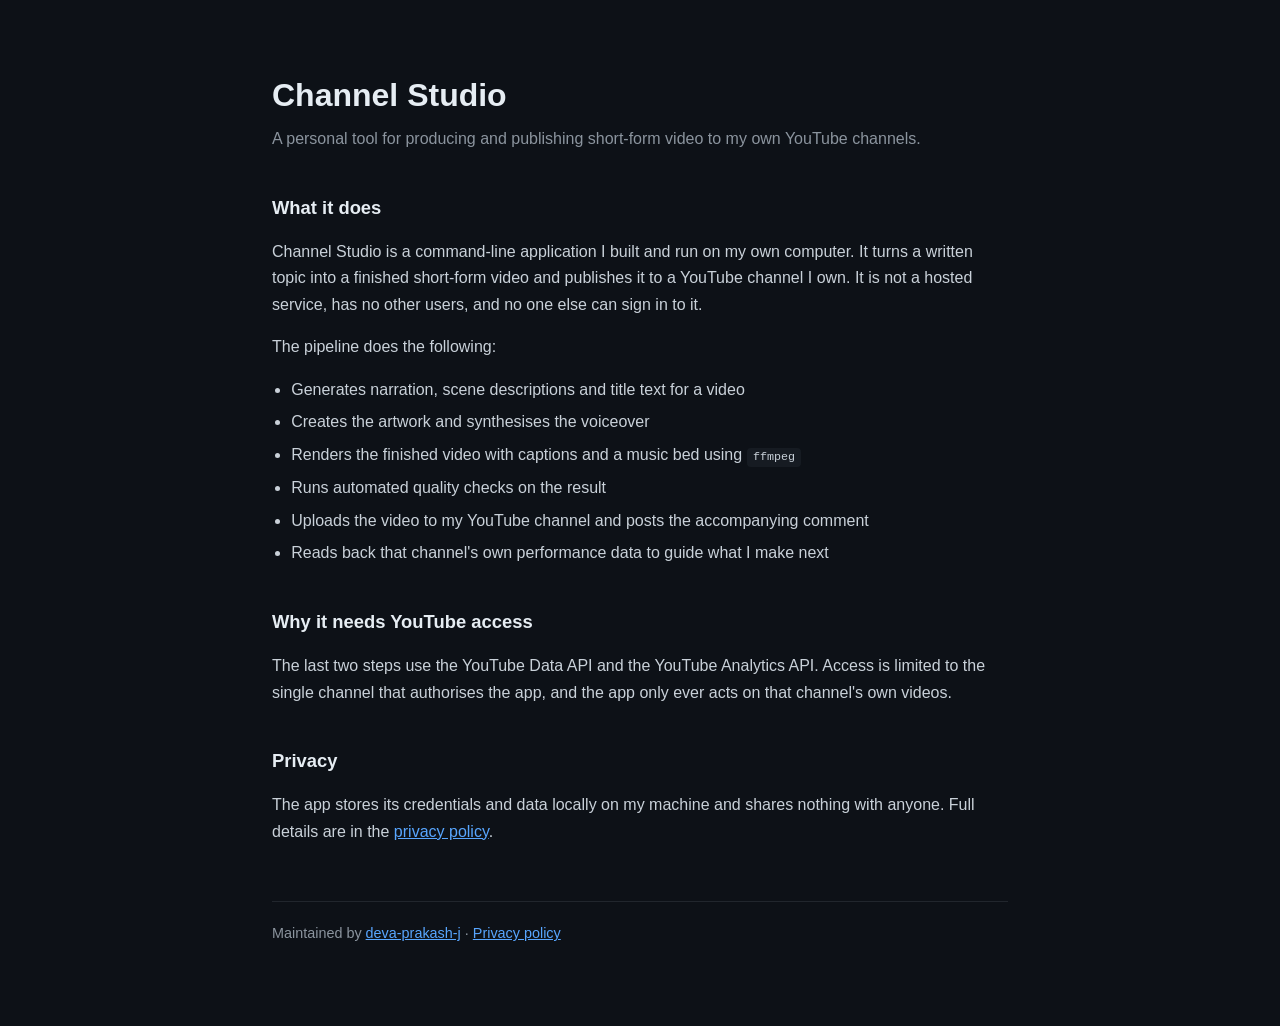
<file: channel-studio/index.html>
<!DOCTYPE html>
<html lang="en">
<head>
<meta charset="utf-8">
<meta name="viewport" content="width=device-width, initial-scale=1">
<title>Channel Studio</title>
<style>
  :root { color-scheme: dark; }
  body {
    margin: 0 auto; padding: 3rem 1.25rem 5rem; max-width: 46rem;
    background: #0d1117; color: #c9d1d9; line-height: 1.65;
    font-family: -apple-system, BlinkMacSystemFont, "Segoe UI", Helvetica, Arial, sans-serif;
  }
  h1 { color: #e6edf3; font-size: 2rem; margin-bottom: .25rem; }
  h2 { color: #e6edf3; font-size: 1.15rem; margin-top: 2.5rem; }
  .tagline { color: #8b949e; margin-top: 0; }
  a { color: #58a6ff; }
  ul { padding-left: 1.2rem; }
  li { margin: .4rem 0; }
  code { background: #161b22; padding: .15rem .4rem; border-radius: 4px; font-size: .9em; }
  footer { margin-top: 3.5rem; padding-top: 1.25rem; border-top: 1px solid #21262d; color: #8b949e; font-size: .9rem; }
</style>
</head>
<body>

<h1>Channel Studio</h1>
<p class="tagline">A personal tool for producing and publishing short-form video to my own YouTube channels.</p>

<h2>What it does</h2>
<p>
  Channel Studio is a command-line application I built and run on my own computer. It turns a
  written topic into a finished short-form video and publishes it to a YouTube channel I own.
  It is not a hosted service, has no other users, and no one else can sign in to it.
</p>

<p>The pipeline does the following:</p>
<ul>
  <li>Generates narration, scene descriptions and title text for a video</li>
  <li>Creates the artwork and synthesises the voiceover</li>
  <li>Renders the finished video with captions and a music bed using <code>ffmpeg</code></li>
  <li>Runs automated quality checks on the result</li>
  <li>Uploads the video to my YouTube channel and posts the accompanying comment</li>
  <li>Reads back that channel's own performance data to guide what I make next</li>
</ul>

<h2>Why it needs YouTube access</h2>
<p>
  The last two steps use the YouTube Data API and the YouTube Analytics API. Access is
  limited to the single channel that authorises the app, and the app only ever acts on
  that channel's own videos.
</p>

<h2>Privacy</h2>
<p>
  The app stores its credentials and data locally on my machine and shares nothing with
  anyone. Full details are in the <a href="privacy.html">privacy policy</a>.
</p>

<footer>
  Maintained by <a href="https://github.com/deva-prakash-j">deva-prakash-j</a> &middot;
  <a href="privacy.html">Privacy policy</a>
</footer>

</body>
</html>
</file>
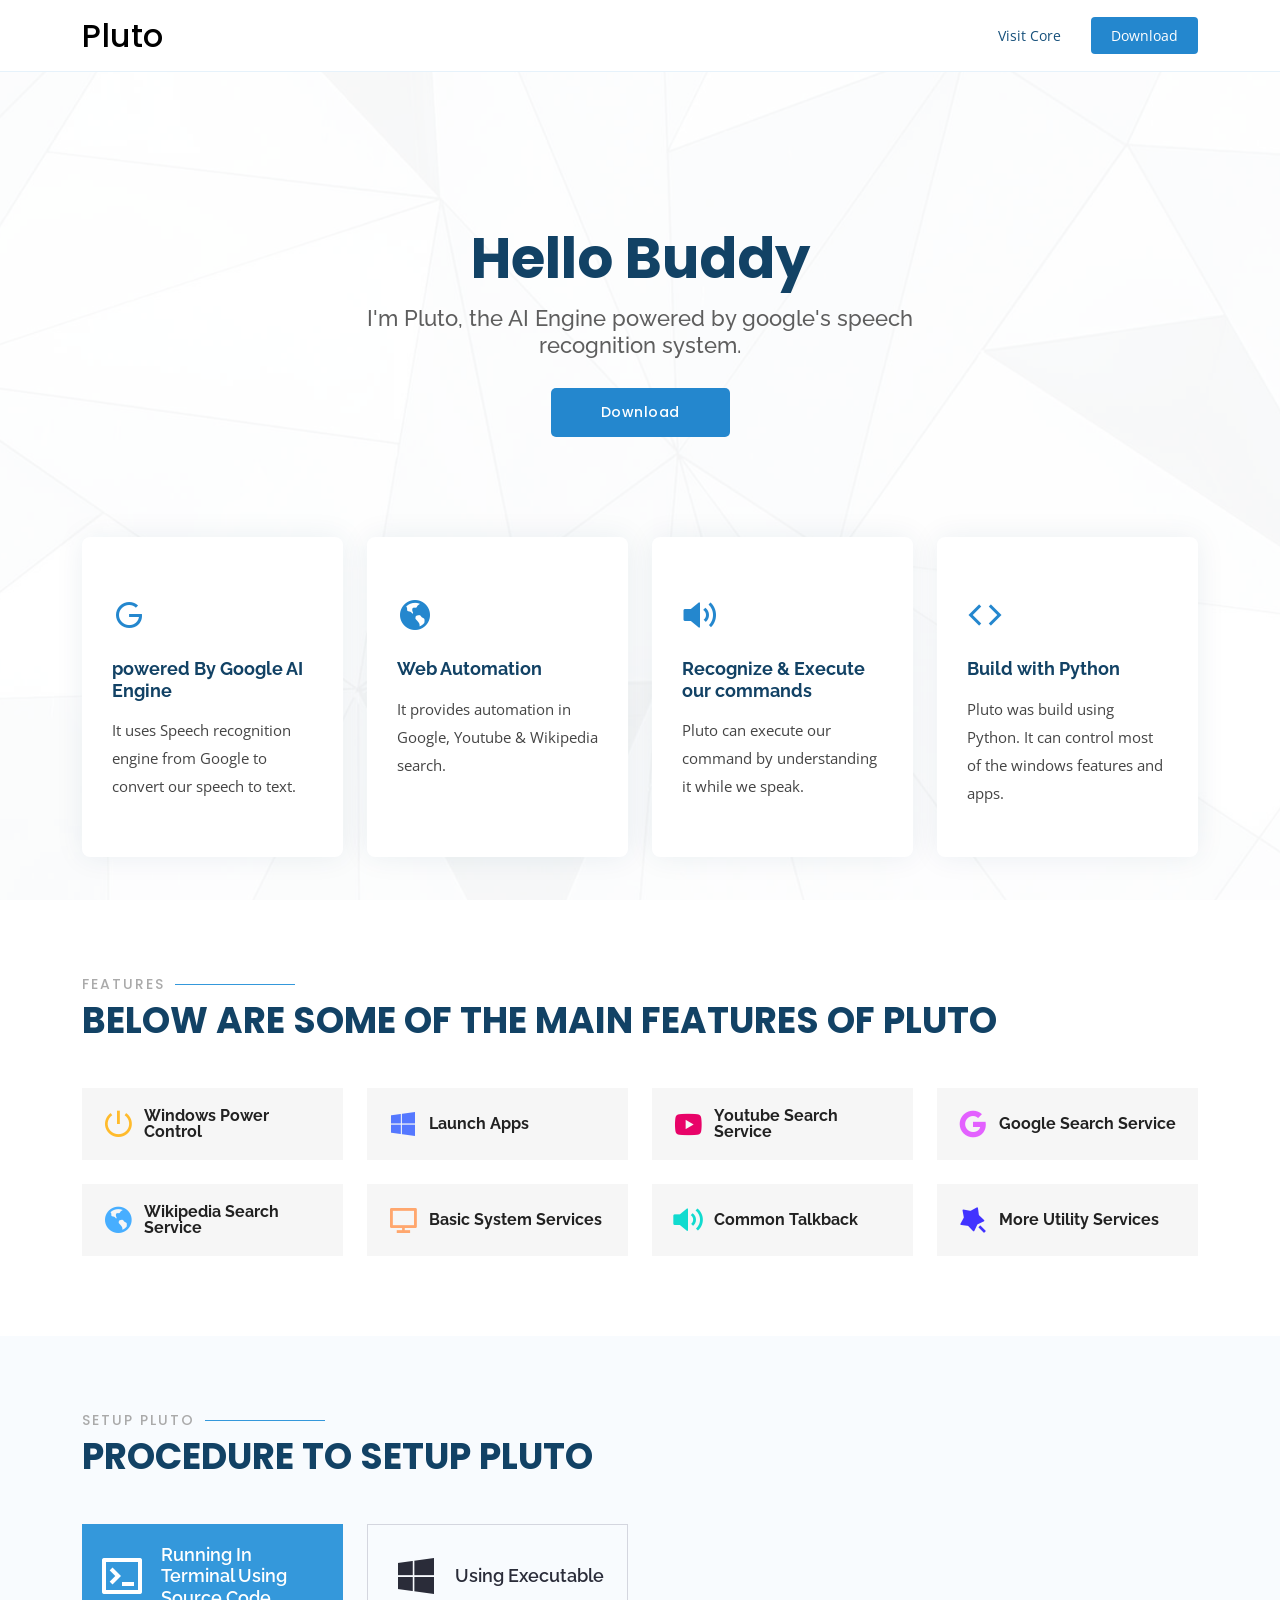
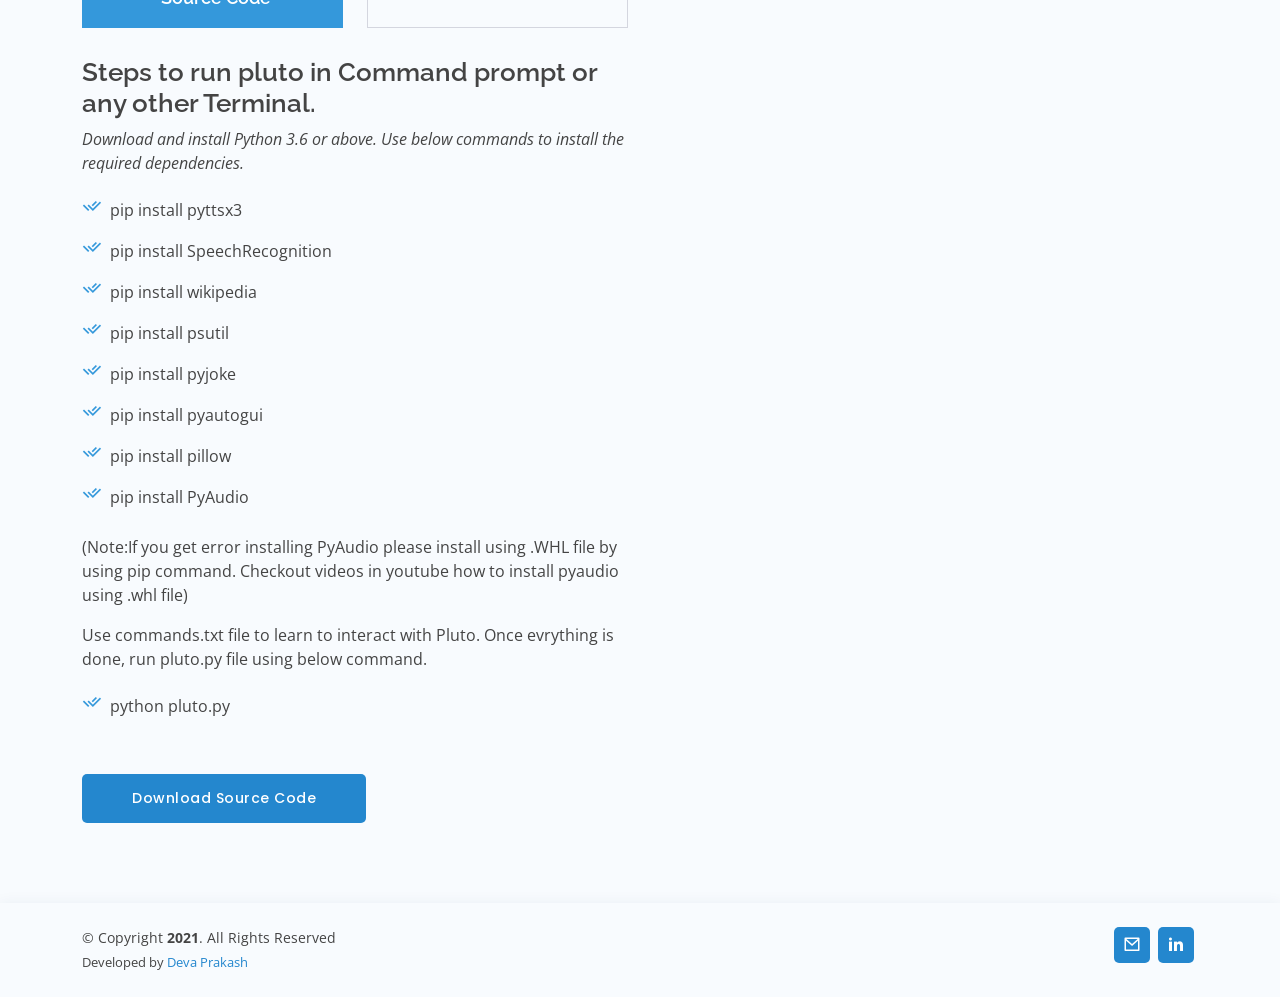
<file: pluto.html>
<!DOCTYPE html>
<html lang="en">

<head>
    <meta charset="utf-8">
    <meta content="width=device-width, initial-scale=1.0" name="viewport">

    <title>Pluto - AI Engine</title>
    <meta name="description" content="Say hi to Pluto, an AI engine powered by google Speech Recognition system.">


    <!-- Favicons -->
    <link href="assets/img/command-line.png" rel="icon">
    <!-- <link href="assets/img/apple-touch-icon.png" rel="apple-touch-icon"> -->

    <!-- Google Fonts -->
    <link
        href="https://fonts.googleapis.com/css?family=Open+Sans:300,300i,400,400i,600,600i,700,700i|Raleway:300,300i,400,400i,500,500i,600,600i,700,700i|Poppins:300,300i,400,400i,500,500i,600,600i,700,700i"
        rel="stylesheet">

    <link href="assets/vendor/bootstrap/css/bootstrap.min.css" rel="stylesheet">
    <link href="assets/vendor/bootstrap-icons/bootstrap-icons.css" rel="stylesheet">
    <link href="assets/vendor/remixicon/remixicon.css" rel="stylesheet">

    <!-- Template Main CSS File -->
    <link href="assets/pluto/style.css" rel="stylesheet">

</head>

<body>
    <!-- ======= Header ======= -->
    <header id="header" class="fixed-top">
        <div class="container d-flex align-items-center justify-content-between">

            <h1 class="logo"><a href="javascript:void(0);">Pluto</a></h1>
            <!-- Uncomment below if you prefer to use an image logo -->
            <!-- <a href="index.html" class="logo"><img src="assets/img/logo.png" alt="" class="img-fluid"></a>-->

            <nav id="navbar" class="navbar">
                <ul>
                    <li><a class="nav-link" href="https://github.com/deva-prakash-j/pluto/releases/latest"
                            target="_blank">Visit
                            Core</a></li>
                    <li><a class="getstarted"
                            href="https://github.com/deva-prakash-j/pluto/releases/latest/download/pluto.exe">Download</a>
                    </li>
                </ul>
                <i class="bi bi-list mobile-nav-toggle"></i>
            </nav><!-- .navbar -->

        </div>
    </header><!-- End Header -->

    <!-- ======= Hero Section ======= -->
    <section id="hero" class="d-flex align-items-center">
        <div class="container position-relative" data-aos="fade-up" data-aos-delay="100">
            <div class="row justify-content-center" style="margin-top: 100px;">
                <div class="col-xl-7 col-lg-9 text-center">
                    <h1>Hello Buddy</h1>
                    <h2>I'm Pluto, the AI Engine powered by google's speech recognition system.</h2>
                </div>
            </div>
            <div class="text-center">
                <a href="https://github.com/deva-prakash-j/pluto/releases/latest/download/pluto.exe"
                    class="btn-get-started scrollto">Download</a>
            </div>

            <div class="row icon-boxes">
                <div class="col-md-6 col-lg-3 d-flex align-items-stretch mb-5 mb-lg-0" data-aos="zoom-in"
                    data-aos-delay="200">
                    <div class="icon-box">
                        <div class="icon"><i class="ri-google-line"></i></div>
                        <h4 class="title"><a href="">powered By Google AI Engine</a></h4>
                        <p class="description">It uses Speech recognition engine from Google to convert our speech to
                            text.</p>
                    </div>
                </div>

                <div class="col-md-6 col-lg-3 d-flex align-items-stretch mb-5 mb-lg-0" data-aos="zoom-in"
                    data-aos-delay="300">
                    <div class="icon-box">
                        <div class="icon"><i class="ri-earth-fill"></i></div>
                        <h4 class="title"><a href="">Web Automation</a></h4>
                        <p class="description">It provides automation in Google, Youtube & Wikipedia search. </p>
                    </div>
                </div>

                <div class="col-md-6 col-lg-3 d-flex align-items-stretch mb-5 mb-lg-0" data-aos="zoom-in"
                    data-aos-delay="400">
                    <div class="icon-box">
                        <div class="icon"><i class="ri-volume-up-fill"></i></div>
                        <h4 class="title"><a href="">Recognize & Execute our commands</a></h4>
                        <p class="description">Pluto can execute our command by understanding it while we speak.</p>
                    </div>
                </div>

                <div class="col-md-6 col-lg-3 d-flex align-items-stretch mb-5 mb-lg-0" data-aos="zoom-in"
                    data-aos-delay="500">
                    <div class="icon-box">
                        <div class="icon"><i class="ri-code-line"></i></div>
                        <h4 class="title"><a href="">Build with Python</a></h4>
                        <p class="description">Pluto was build using Python. It can control most of the windows features
                            and apps.</p>
                    </div>
                </div>

            </div>
        </div>
    </section><!-- End Hero -->



    <!-- ======= Features Section ======= -->
    <section id="features" class="features about">
        <div class="container">

            <div class="section-title" data-aos="fade-up">
                <h2>Features</h2>
                <p>Below are some of the main features of Pluto</p>
            </div>

            <div class="row" data-aos="fade-up" data-aos-delay="300">
                <div class="col-lg-3 col-md-4">
                    <div class="icon-box">
                        <i class="ri-shut-down-line" style="color: #ffbb2c;"></i>
                        <h3><a href="">Windows Power Control</a></h3>
                    </div>
                </div>
                <div class="col-lg-3 col-md-4 mt-4 mt-md-0">
                    <div class="icon-box">
                        <i class="ri-windows-fill" style="color: #5578ff;"></i>
                        <h3><a href="">Launch Apps</a></h3>
                    </div>
                </div>
                <div class="col-lg-3 col-md-4 mt-4 mt-md-0">
                    <div class="icon-box">
                        <i class="ri-youtube-fill" style="color: #e80368;"></i>
                        <h3><a href="">Youtube Search Service</a></h3>
                    </div>
                </div>
                <div class="col-lg-3 col-md-4 mt-4 mt-lg-0">
                    <div class="icon-box">
                        <i class="ri-google-fill" style="color: #e361ff;"></i>
                        <h3><a href="">Google Search Service</a></h3>
                    </div>
                </div>
                <div class="col-lg-3 col-md-4 mt-4">
                    <div class="icon-box">
                        <i class="ri-earth-fill" style="color: #47aeff;"></i>
                        <h3><a href="">Wikipedia Search Service</a></h3>
                    </div>
                </div>
                <div class="col-lg-3 col-md-4 mt-4">
                    <div class="icon-box">
                        <i class="ri-computer-line" style="color: #ffa76e;"></i>
                        <h3><a href="">Basic System Services</a></h3>
                    </div>
                </div>
                <div class="col-lg-3 col-md-4 mt-4">
                    <div class="icon-box">
                        <i class="ri-volume-up-fill" style="color: #11dbcf;"></i>
                        <h3><a href="">Common Talkback</a></h3>
                    </div>
                </div>
                <div class="col-lg-3 col-md-4 mt-4">
                    <div class="icon-box">
                        <i class="ri-magic-fill" style="color: #4233ff;"></i>
                        <h3><a href="">More Utility Services</a></h3>
                    </div>
                </div>
            </div>

        </div>
    </section><!-- End Features Section -->


    <!-- ======= Features Section ======= -->
    <section id="features" class="features section-bg">
        <div class="container">

            <div class="section-title" data-aos="fade-up">
                <h2>Setup Pluto</h2>
                <p>Procedure To Setup Pluto</p>
            </div>

            <ul class="nav nav-tabs row d-flex">
                <li class="nav-item col-3" data-aos="zoom-in">
                    <a class="nav-link active show" data-bs-toggle="tab" href="#tab-1">
                        <i class="ri-terminal-box-line"></i>
                        <h4 class="d-none d-lg-block">Running In Terminal Using Source Code</h4>
                    </a>
                </li>
                <li class="nav-item col-3" data-aos="zoom-in" data-aos-delay="100">
                    <a class="nav-link" data-bs-toggle="tab" href="#tab-2">
                        <i class="ri-windows-fill"></i>
                        <h4 class="d-none d-lg-block">Using Executable</h4>
                    </a>
                </li>
            </ul>

            <div class="tab-content" data-aos="fade-up">
                <div class="tab-pane active show" id="tab-1">
                    <div class="row">
                        <div class="col-lg-6 order-2 order-lg-1 mt-3 mt-lg-0">
                            <h3>Steps to run pluto in Command prompt or any other Terminal.</h3>
                            <p class="fst-italic">
                                Download and install Python 3.6 or above. Use below commands to install the required
                                dependencies.
                            </p>
                            <ul>
                                <li><i class="ri-check-double-line"></i> pip install pyttsx3</li>
                                <li><i class="ri-check-double-line"></i> pip install SpeechRecognition</li>
                                <li><i class="ri-check-double-line"></i> pip install wikipedia</li>
                                <li><i class="ri-check-double-line"></i> pip install psutil</li>
                                <li><i class="ri-check-double-line"></i> pip install pyjoke</li>
                                <li><i class="ri-check-double-line"></i> pip install pyautogui</li>
                                <li><i class="ri-check-double-line"></i> pip install pillow</li>
                                <li><i class="ri-check-double-line"></i> pip install PyAudio</li>
                            </ul>
                            <p>
                                (Note:If you get error installing PyAudio please install using .WHL file by using pip
                                command. Checkout videos in youtube how to install pyaudio using .whl file)
                            </p>
                            <p>
                                Use commands.txt file to learn to interact with Pluto. Once evrything is done, run
                                pluto.py file using below command.
                            </p>
                            <ul>
                                <li><i class="ri-check-double-line"></i> python pluto.py</li>
                            </ul>

                            <div class="text-center bttn">
                                <a href="https://github.com/deva-prakash-j/pluto/releases/latest" target="_blank"
                                    class="btn-get-started">Download Source Code</a>
                            </div>
                        </div>
                        <div class="col-lg-6 order-1 order-lg-2 text-center">
                            <!-- <img src="assets/img/features-1.png" alt="" class="img-fluid"> -->
                        </div>
                    </div>
                </div>
                <div class="tab-pane" id="tab-2">
                    <div class="row">
                        <div class="col-lg-6 order-2 order-lg-1 mt-3 mt-lg-0">
                            <h3>Steps to run pluto using the executable file in Windows.</h3>
                            <p>
                                Use <a href="https://raw.githubusercontent.com/deva-prakash-j/pluto/main/commands.txt"
                                    target="_blank">Commands</a>
                                document to learn to interact with Pluto.
                            </p>
                            <p class="fst-italic">
                                Download and double click the pluto.exe to launch the Pluto.
                                (Note: The exe file was compiled using Pyinstaller, so some Antivirus or Windows
                                defender may detect it as virus.)
                            </p>
                            <div class="text-center bttn">
                                <a href="https://github.com/deva-prakash-j/pluto/releases/latest/download/pluto.exe"
                                    class="btn-get-started">Download</a>
                            </div>
                        </div>
                        <div class="col-lg-6 order-1 order-lg-2 text-center">
                            <!-- <img src="assets/img/features-2.png" alt="" class="img-fluid"> -->
                        </div>
                    </div>
                </div>
            </div>

        </div>
    </section>

    <!-- ======= Footer ======= -->
    <footer id="footer">

        <div class="container d-md-flex py-4">

            <div class="me-md-auto text-center text-md-start">
                <div class="copyright">
                    &copy; Copyright <strong><span>2021</span></strong>. All Rights Reserved
                </div>
                <div class="credits">
                    Developed by <a href="mailto:devaprakash619@gmail.com">Deva Prakash</a>
                </div>
            </div>
            <div class="social-links text-center text-md-right pt-3 pt-md-0">
                <a href="mailto:devaprakash619@gmail.com" class="google-plus"><i class="ri-mail-line"></i></a>
                <a href="https://www.linkedin.com/in/deva-prakash-j" target="_blank" class="linkedin"><i
                        class="ri-linkedin-fill"></i></a>
            </div>
        </div>
    </footer><!-- End Footer -->


    <div id="preloader"></div>
    <script src="assets/vendor/bootstrap/js/bootstrap.bundle.min.js"></script>
    <script src="assets/pluto/js/main.js"></script>

</body>

</html>
</file>
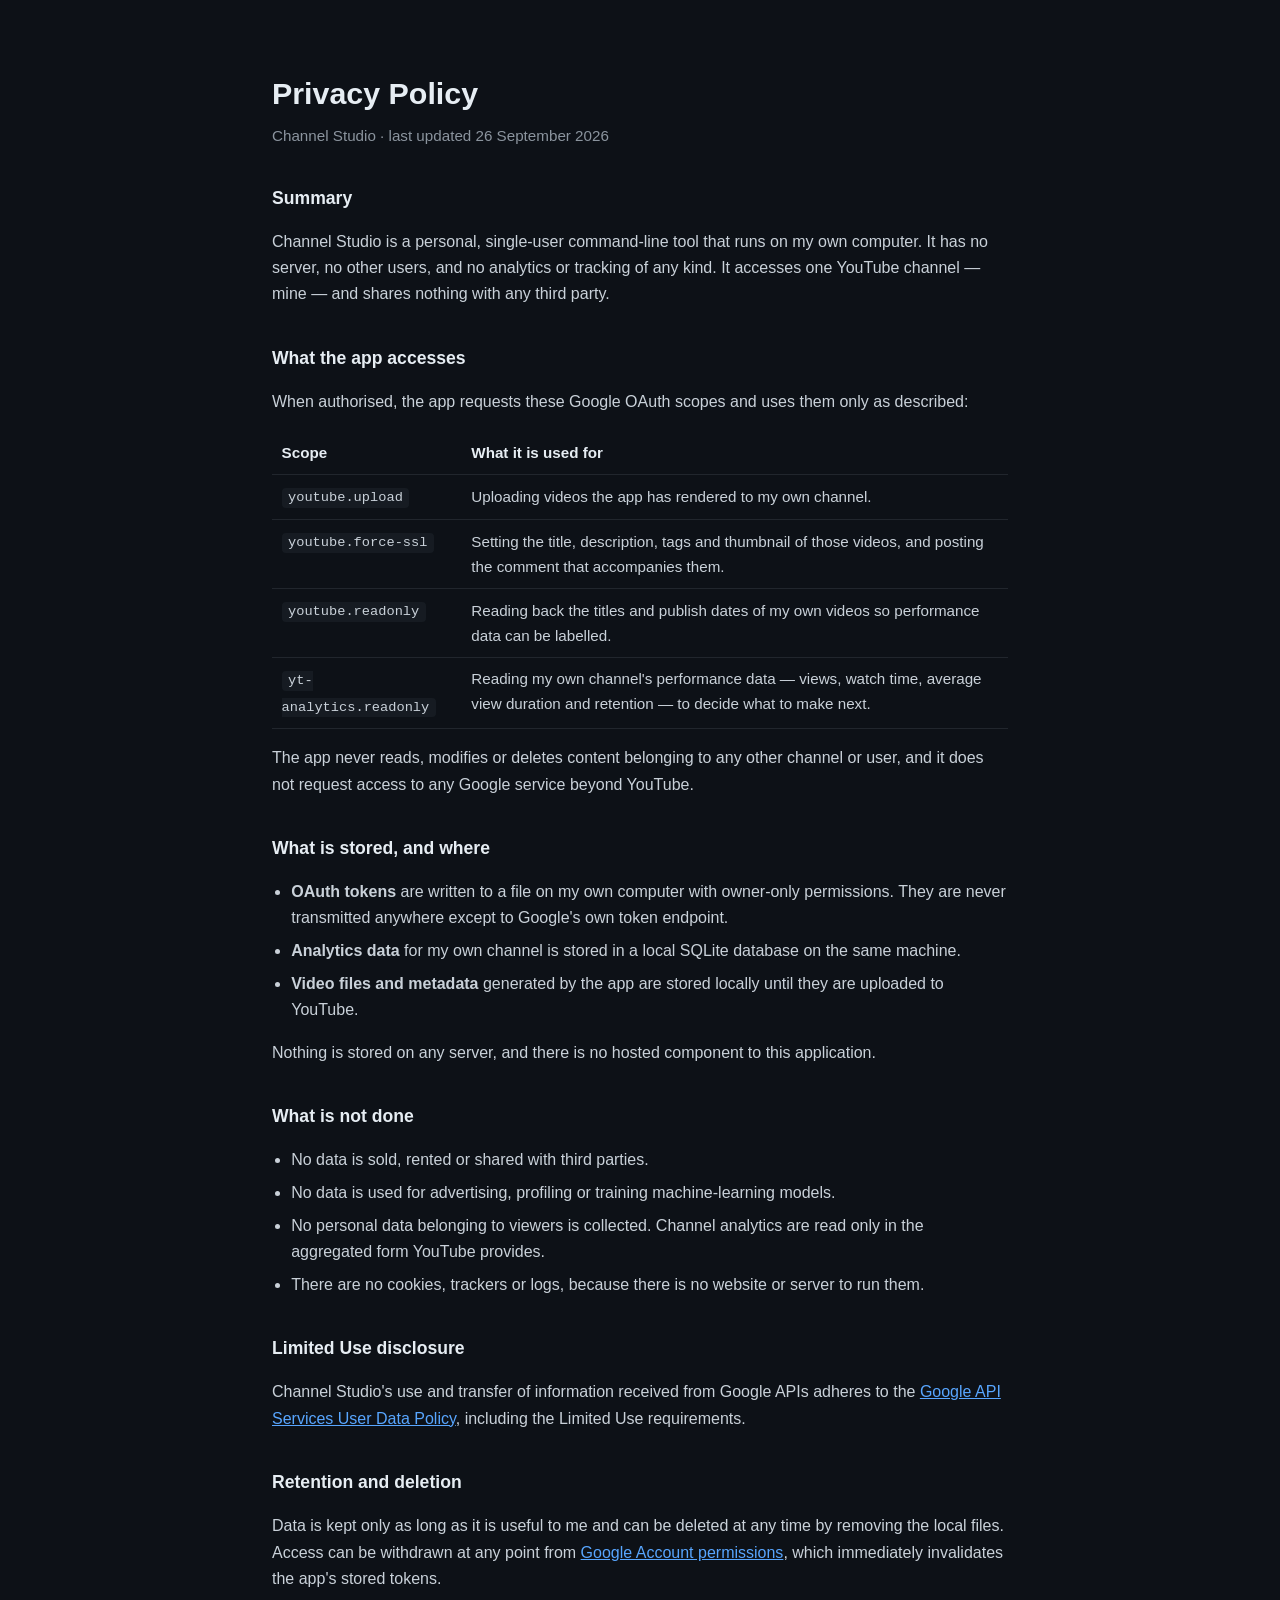
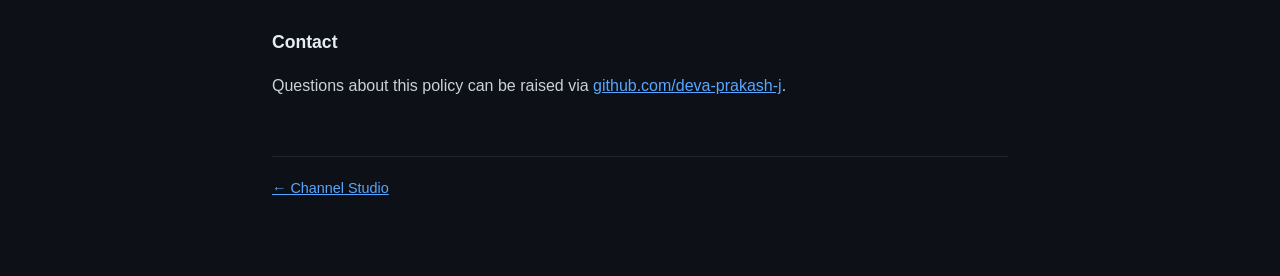
<file: channel-studio/privacy.html>
<!DOCTYPE html>
<html lang="en">
<head>
<meta charset="utf-8">
<meta name="viewport" content="width=device-width, initial-scale=1">
<title>Channel Studio &mdash; Privacy Policy</title>
<style>
  :root { color-scheme: dark; }
  body {
    margin: 0 auto; padding: 3rem 1.25rem 5rem; max-width: 46rem;
    background: #0d1117; color: #c9d1d9; line-height: 1.65;
    font-family: -apple-system, BlinkMacSystemFont, "Segoe UI", Helvetica, Arial, sans-serif;
  }
  h1 { color: #e6edf3; font-size: 1.9rem; margin-bottom: .25rem; }
  h2 { color: #e6edf3; font-size: 1.1rem; margin-top: 2.25rem; }
  .updated { color: #8b949e; margin-top: 0; font-size: .95rem; }
  a { color: #58a6ff; }
  ul { padding-left: 1.2rem; }
  li { margin: .4rem 0; }
  code { background: #161b22; padding: .15rem .4rem; border-radius: 4px; font-size: .9em; }
  table { border-collapse: collapse; width: 100%; margin: 1rem 0; font-size: .95rem; }
  th, td { text-align: left; padding: .55rem .6rem; border-bottom: 1px solid #21262d; vertical-align: top; }
  th { color: #e6edf3; }
  footer { margin-top: 3.5rem; padding-top: 1.25rem; border-top: 1px solid #21262d; color: #8b949e; font-size: .9rem; }
</style>
</head>
<body>

<h1>Privacy Policy</h1>
<p class="updated">Channel Studio &middot; last updated 26 September 2026</p>

<h2>Summary</h2>
<p>
  Channel Studio is a personal, single-user command-line tool that runs on my own computer.
  It has no server, no other users, and no analytics or tracking of any kind. It accesses
  one YouTube channel &mdash; mine &mdash; and shares nothing with any third party.
</p>

<h2>What the app accesses</h2>
<p>When authorised, the app requests these Google OAuth scopes and uses them only as described:</p>

<table>
  <tr><th>Scope</th><th>What it is used for</th></tr>
  <tr>
    <td><code>youtube.upload</code></td>
    <td>Uploading videos the app has rendered to my own channel.</td>
  </tr>
  <tr>
    <td><code>youtube.force-ssl</code></td>
    <td>Setting the title, description, tags and thumbnail of those videos, and posting the comment that accompanies them.</td>
  </tr>
  <tr>
    <td><code>youtube.readonly</code></td>
    <td>Reading back the titles and publish dates of my own videos so performance data can be labelled.</td>
  </tr>
  <tr>
    <td><code>yt-analytics.readonly</code></td>
    <td>Reading my own channel's performance data &mdash; views, watch time, average view duration and retention &mdash; to decide what to make next.</td>
  </tr>
</table>

<p>
  The app never reads, modifies or deletes content belonging to any other channel or user,
  and it does not request access to any Google service beyond YouTube.
</p>

<h2>What is stored, and where</h2>
<ul>
  <li><strong>OAuth tokens</strong> are written to a file on my own computer with owner-only
      permissions. They are never transmitted anywhere except to Google's own token endpoint.</li>
  <li><strong>Analytics data</strong> for my own channel is stored in a local SQLite database
      on the same machine.</li>
  <li><strong>Video files and metadata</strong> generated by the app are stored locally until
      they are uploaded to YouTube.</li>
</ul>
<p>Nothing is stored on any server, and there is no hosted component to this application.</p>

<h2>What is not done</h2>
<ul>
  <li>No data is sold, rented or shared with third parties.</li>
  <li>No data is used for advertising, profiling or training machine-learning models.</li>
  <li>No personal data belonging to viewers is collected. Channel analytics are read only in
      the aggregated form YouTube provides.</li>
  <li>There are no cookies, trackers or logs, because there is no website or server to run them.</li>
</ul>

<h2>Limited Use disclosure</h2>
<p>
  Channel Studio's use and transfer of information received from Google APIs adheres to the
  <a href="https://developers.google.com/terms/api-services-user-data-policy">Google API Services User Data Policy</a>,
  including the Limited Use requirements.
</p>

<h2>Retention and deletion</h2>
<p>
  Data is kept only as long as it is useful to me and can be deleted at any time by removing
  the local files. Access can be withdrawn at any point from
  <a href="https://myaccount.google.com/permissions">Google Account permissions</a>, which
  immediately invalidates the app's stored tokens.
</p>

<h2>Contact</h2>
<p>
  Questions about this policy can be raised via
  <a href="https://github.com/deva-prakash-j">github.com/deva-prakash-j</a>.
</p>

<footer>
  <a href="index.html">&larr; Channel Studio</a>
</footer>

</body>
</html>
</file>
<file: assets/pluto/style.css>
/*--------------------------------------------------------------
# General
--------------------------------------------------------------*/
body {
  font-family: "Open Sans", sans-serif;
  color: #444444;
}

a {
  color: #2487ce;
  text-decoration: none;
}

a:hover {
  color: #469fdf;
  text-decoration: none;
}

h1, h2, h3, h4, h5, h6 {
  font-family: "Raleway", sans-serif;
}

/*--------------------------------------------------------------
# Back to top button
--------------------------------------------------------------*/
.back-to-top {
  position: fixed;
  visibility: hidden;
  opacity: 0;
  right: 15px;
  bottom: 15px;
  z-index: 996;
  background: #2487ce;
  width: 40px;
  height: 40px;
  border-radius: 4px;
  transition: all 0.4s;
}

.back-to-top i {
  font-size: 28px;
  color: #fff;
  line-height: 0;
}

.back-to-top:hover {
  background: #3e9bdd;
  color: #fff;
}

.back-to-top.active {
  visibility: visible;
  opacity: 1;
}

/*--------------------------------------------------------------
# Preloader
--------------------------------------------------------------*/
#preloader {
  position: fixed;
  top: 0;
  left: 0;
  right: 0;
  bottom: 0;
  z-index: 9999;
  overflow: hidden;
  background: #fff;
}

#preloader:before {
  content: "";
  position: fixed;
  top: calc(50% - 30px);
  left: calc(50% - 30px);
  border: 6px solid #2487ce;
  border-top-color: #fff;
  border-bottom-color: #fff;
  border-radius: 50%;
  width: 60px;
  height: 60px;
  -webkit-animation: animate-preloader 1s linear infinite;
  animation: animate-preloader 1s linear infinite;
}

@-webkit-keyframes animate-preloader {
  0% {
    transform: rotate(0deg);
  }
  100% {
    transform: rotate(360deg);
  }
}

@keyframes animate-preloader {
  0% {
    transform: rotate(0deg);
  }
  100% {
    transform: rotate(360deg);
  }
}

/*--------------------------------------------------------------
# Disable aos animation delay on mobile devices
--------------------------------------------------------------*/
@media screen and (max-width: 768px) {
  [data-aos-delay] {
    transition-delay: 0 !important;
  }
}

/*--------------------------------------------------------------
# Header
--------------------------------------------------------------*/
#header {
  transition: all 0.5s;
  background: #fff;
  z-index: 997;
  padding: 15px 0;
  border-bottom: 1px solid #e6f2fb;
}

#header.header-scrolled {
  border-color: #fff;
  box-shadow: 0px 2px 15px rgba(18, 66, 101, 0.08);
}

#header .logo {
  font-size: 28px;
  margin: 0;
  padding: 0;
  line-height: 1;
  font-weight: 300;
  letter-spacing: 0.5px;
  font-family: "Poppins", sans-serif;
}

#header .logo a {
  color: black;
    font-weight: 500;
    font-size: xx-large;
}

#header .logo img {
  max-height: 40px;
}

@media (max-width: 992px) {
  #header .logo {
    font-size: 28px;
  }
}

/*--------------------------------------------------------------
# Navigation Menu
--------------------------------------------------------------*/
/**
* Desktop Navigation 
*/
.navbar {
  padding: 0;
}

.navbar ul {
  margin: 0;
  padding: 0;
  display: flex;
  list-style: none;
  align-items: center;
}

.navbar li {
  position: relative;
}

.navbar a, .navbar a:focus {
  display: flex;
  align-items: center;
  justify-content: space-between;
  padding: 10px 0 10px 30px;
  font-size: 14px;
  color: #16507b;
  white-space: nowrap;
  transition: 0.3s;
}

.navbar a i, .navbar a:focus i {
  font-size: 12px;
  line-height: 0;
  margin-left: 5px;
}

.navbar a:hover, .navbar .active, .navbar .active:focus, .navbar li:hover > a {
  color: #2487ce;
}

.navbar .getstarted {
  background: #2487ce;
  padding: 8px 20px;
  margin-left: 30px;
  border-radius: 4px;
  color: #fff;
}

.navbar .getstarted:hover {
  color: #fff;
  background: #3194db;
}

.navbar .dropdown ul {
  display: block;
  position: absolute;
  left: 14px;
  top: calc(100% + 30px);
  margin: 0;
  padding: 10px 0;
  z-index: 99;
  opacity: 0;
  visibility: hidden;
  background: #fff;
  box-shadow: 0px 0px 30px rgba(127, 137, 161, 0.25);
  transition: 0.3s;
  border-radius: 4px;
}

.navbar .dropdown ul li {
  min-width: 200px;
}

.navbar .dropdown ul a {
  padding: 10px 20px;
  text-transform: none;
}

.navbar .dropdown ul a i {
  font-size: 12px;
}

.navbar .dropdown ul a:hover, .navbar .dropdown ul .active:hover, .navbar .dropdown ul li:hover > a {
  color: #2487ce;
}

.navbar .dropdown:hover > ul {
  opacity: 1;
  top: 100%;
  visibility: visible;
}

.navbar .dropdown .dropdown ul {
  top: 0;
  left: calc(100% - 30px);
  visibility: hidden;
}

.navbar .dropdown .dropdown:hover > ul {
  opacity: 1;
  top: 0;
  left: 100%;
  visibility: visible;
}

@media (max-width: 1366px) {
  .navbar .dropdown .dropdown ul {
    left: -90%;
  }
  .navbar .dropdown .dropdown:hover > ul {
    left: -100%;
  }
}

/**
* Mobile Navigation 
*/
.mobile-nav-toggle {
  color: #124265;
  font-size: 28px;
  cursor: pointer;
  display: none;
  line-height: 0;
  transition: 0.5s;
}

.mobile-nav-toggle.bi-x {
  color: #fff;
}

@media (max-width: 991px) {
  .mobile-nav-toggle {
    display: block;
  }
  .navbar ul {
    display: none;
  }
}

.navbar-mobile {
  position: fixed;
  overflow: hidden;
  top: 0;
  right: 0;
  left: 0;
  bottom: 0;
  background: rgba(10, 38, 58, 0.9);
  transition: 0.3s;
  z-index: 999;
}

.navbar-mobile .mobile-nav-toggle {
  position: absolute;
  top: 15px;
  right: 15px;
}

.navbar-mobile ul {
  display: block;
  position: absolute;
  top: 55px;
  right: 15px;
  bottom: 15px;
  left: 15px;
  padding: 10px 0;
  background-color: #fff;
  overflow-y: auto;
  transition: 0.3s;
}

.navbar-mobile a {
  padding: 10px 20px;
  font-size: 15px;
  color: #124265;
}

.navbar-mobile a:hover, .navbar-mobile .active, .navbar-mobile li:hover > a {
  color: #2487ce;
}

.navbar-mobile .getstarted {
  margin: 15px;
}

.navbar-mobile .dropdown ul {
  position: static;
  display: none;
  margin: 10px 20px;
  padding: 10px 0;
  z-index: 99;
  opacity: 1;
  visibility: visible;
  background: #fff;
  box-shadow: 0px 0px 30px rgba(127, 137, 161, 0.25);
}

.navbar-mobile .dropdown ul li {
  min-width: 200px;
}

.navbar-mobile .dropdown ul a {
  padding: 10px 20px;
}

.navbar-mobile .dropdown ul a i {
  font-size: 12px;
}

.navbar-mobile .dropdown ul a:hover, .navbar-mobile .dropdown ul .active:hover, .navbar-mobile .dropdown ul li:hover > a {
  color: #2487ce;
}

.navbar-mobile .dropdown > .dropdown-active {
  display: block;
}

/*--------------------------------------------------------------
# Hero Section
--------------------------------------------------------------*/
#hero {
  width: 100%;
  height: 100vh;
  position: relative;
  background: url("../img/hero-bg.jpg") top center;
  background-size: cover;
  position: relative;
}

#hero:before {
  content: "";
  background: rgba(255, 255, 255, 0.8);
  position: absolute;
  bottom: 0;
  top: 0;
  left: 0;
  right: 0;
}

#hero .container {
  padding-top: 80px;
}

#hero h1 {
  margin: 0;
  font-size: 56px;
  font-weight: 700;
  line-height: 72px;
  color: #124265;
  font-family: "Poppins", sans-serif;
}

#hero h2 {
  color: #5e5e5e;
  margin: 10px 0 0 0;
  font-size: 22px;
}

#hero .btn-get-started {
  font-family: "Poppins", sans-serif;
  font-weight: 500;
  font-size: 14px;
  letter-spacing: 0.5px;
  display: inline-block;
  padding: 14px 50px;
  border-radius: 5px;
  transition: 0.5s;
  margin-top: 30px;
  color: #fff;
  background: #2487ce;
}

#hero .btn-get-started:hover {
  background: #3194db;
}

#hero .icon-boxes {
  margin-top: 100px;
}

#hero .icon-box {
  padding: 50px 30px;
  position: relative;
  overflow: hidden;
  background: #fff;
  box-shadow: 0 0 29px 0 rgba(18, 66, 101, 0.08);
  transition: all 0.3s ease-in-out;
  border-radius: 8px;
  z-index: 1;
}

#hero .icon-box .title {
  font-weight: 700;
  margin-bottom: 15px;
  font-size: 18px;
}

#hero .icon-box .title a {
  color: #124265;
  transition: 0.3s;
}

#hero .icon-box .description {
  font-size: 15px;
  line-height: 28px;
  margin-bottom: 0;
}

#hero .icon-box .icon {
  margin-bottom: 20px;
  padding-top: 10px;
  display: inline-block;
  transition: all 0.3s ease-in-out;
  font-size: 36px;
  line-height: 1;
  color: #2487ce;
}

#hero .icon-box:hover {
  transform: scale(1.08);
}

#hero .icon-box:hover .title a {
  color: #2487ce;
}

@media (min-width: 1024px) {
  #hero {
    background-attachment: fixed;
  }
}

@media (max-height: 800px) {
  #hero {
    height: auto;
  }
}

@media (max-width: 992px) {
  #hero {
    height: auto;
  }
  #hero h1 {
    font-size: 28px;
    line-height: 36px;
  }
  #hero h2 {
    font-size: 18px;
    line-height: 24px;
  }
}
/*--------------------------------------------------------------
# Features
--------------------------------------------------------------*/
.features .icon-box {
  display: flex;
  align-items: center;
  padding: 20px;
  background: #f6f6f6;
  transition: ease-in-out 0.3s;
}

.features .icon-box i {
  font-size: 32px;
  padding-right: 10px;
  line-height: 1;
}

.features .icon-box h3 {
  font-weight: 700;
  margin: 0;
  padding: 0;
  line-height: 1;
  font-size: 16px;
}

.features .icon-box h3 a {
  color: #222222;
  transition: ease-in-out 0.3s;
}

.features .icon-box h3 a:hover {
  color: #3498db;
}

.features .icon-box:hover {
  background: #eef7fc;
}

/*--------------------------------------------------------------
# Sections General
--------------------------------------------------------------*/
section {
  padding: 80px 0;
  overflow: hidden;
}

.section-bg {
  background-color: #f8fbfe;
}

.section-title {
  padding-bottom: 40px;
}

.section-title h2 {
  font-size: 14px;
  font-weight: 500;
  padding: 0;
  line-height: 1px;
  margin: 0 0 5px 0;
  letter-spacing: 2px;
  text-transform: uppercase;
  color: #aaaaaa;
  font-family: "Poppins", sans-serif;
}

.section-title h2::after {
  content: "";
  width: 120px;
  height: 1px;
  display: inline-block;
  background: #3498db;
  margin: 4px 10px;
}

.section-title p {
  margin: 0;
  margin: 0;
  font-size: 36px;
  font-weight: 700;
  text-transform: uppercase;
  font-family: "Poppins", sans-serif;
  color: #124265;
}

/*--------------------------------------------------------------
# Features
--------------------------------------------------------------*/
.features .nav-tabs {
  border: 0;
}

.features .nav-link {
  border: 1px solid #d4d6df;
  padding: 15px;
  transition: 0.3s;
  color: #2a2c39;
  border-radius: 0;
  display: flex;
  align-items: center;
  justify-content: center;
}

.features .nav-link i {
  padding-right: 15px;
  font-size: 48px;
}

.features .nav-link h4 {
  font-size: 18px;
  font-weight: 600;
  margin: 0;
}

.features .nav-link:hover {
  color: #3498db;
}

.features .nav-link.active {
  background: #3498db;
  color: #fff;
  border-color: #3498db;
}

@media (max-width: 768px) {
  .features .nav-link i {
    padding: 0;
    line-height: 1;
    font-size: 36px;
  }
}

@media (max-width: 575px) {
  .features .nav-link {
    padding: 15px;
  }
  .features .nav-link i {
    font-size: 24px;
  }
}

.features .tab-content {
  margin-top: 30px;
}

.features .tab-pane h3 {
  font-weight: 600;
  font-size: 26px;
}

.features .tab-pane ul {
  list-style: none;
  padding: 0;
}

.features .tab-pane ul li {
  padding-bottom: 10px;
}

.features .tab-pane ul i {
  font-size: 20px;
  padding-right: 4px;
  color: #3498db;
}

.features .tab-pane p:last-child {
  margin-bottom: 0;
}

.bttn .btn-get-started {
  font-family: "Poppins", sans-serif;
  font-weight: 500;
  font-size: 14px;
  letter-spacing: 0.5px;
  padding: 14px 50px;
  border-radius: 5px;
  transition: 0.5s;
  margin-top: 30px;
  color: #fff;
  background: #2487ce;
  float: left;
}

.bttn .btn-get-started:hover {
  background: #3194db;
}

/*--------------------------------------------------------------
# Footer
--------------------------------------------------------------*/
#footer {
  color: #444444;
  font-size: 14px;
  background: #f8fbfe;
  box-shadow: 0px 2px 15px rgba(18, 66, 101, 0.08);
}

#footer .footer-top {
  padding: 60px 0 30px 0;
  background: #fff;
}

#footer .footer-top .footer-contact {
  margin-bottom: 30px;
}

#footer .footer-top .footer-contact h3 {
  font-size: 26px;
  margin: 0 0 10px 0;
  padding: 2px 0 2px 0;
  line-height: 1;
  font-weight: 300;
}

#footer .footer-top .footer-contact p {
  font-size: 14px;
  line-height: 24px;
  margin-bottom: 0;
  font-family: "Raleway", sans-serif;
  color: #777777;
}

#footer .footer-top h4 {
  font-size: 16px;
  font-weight: bold;
  color: #124265;
  position: relative;
  padding-bottom: 12px;
}

#footer .footer-top .footer-links {
  margin-bottom: 30px;
}

#footer .footer-top .footer-links ul {
  list-style: none;
  padding: 0;
  margin: 0;
}

#footer .footer-top .footer-links ul i {
  padding-right: 2px;
  color: #2487ce;
  font-size: 18px;
  line-height: 1;
}

#footer .footer-top .footer-links ul li {
  padding: 10px 0;
  display: flex;
  align-items: center;
}

#footer .footer-top .footer-links ul li:first-child {
  padding-top: 0;
}

#footer .footer-top .footer-links ul a {
  color: #777777;
  transition: 0.3s;
  display: inline-block;
  line-height: 1;
}

#footer .footer-top .footer-links ul a:hover {
  text-decoration: none;
  color: #2487ce;
}

#footer .footer-newsletter {
  font-size: 15px;
}

#footer .footer-newsletter h4 {
  font-size: 16px;
  font-weight: bold;
  color: #444444;
  position: relative;
  padding-bottom: 12px;
}

#footer .footer-newsletter form {
  margin-top: 30px;
  background: #fff;
  padding: 6px 10px;
  position: relative;
  border-radius: 5px;
  text-align: left;
  border: 1px solid #cde5f6;
}

#footer .footer-newsletter form input[type="email"] {
  border: 0;
  padding: 4px 8px;
  width: calc(100% - 100px);
}

#footer .footer-newsletter form input[type="submit"] {
  position: absolute;
  top: -1px;
  right: -2px;
  bottom: -1px;
  border: 0;
  background: none;
  font-size: 16px;
  padding: 0 20px 2px 20px;
  background: #2487ce;
  color: #fff;
  transition: 0.3s;
  border-radius: 0 5px 5px 0;
  box-shadow: 0px 2px 15px rgba(0, 0, 0, 0.1);
}

#footer .footer-newsletter form input[type="submit"]:hover {
  background: #3194db;
}

#footer .credits {
  padding-top: 5px;
  font-size: 13px;
  color: #444444;
}

#footer .social-links a {
  font-size: 18px;
  display: inline-block;
  background: #2487ce;
  color: #fff;
  line-height: 1;
  padding: 8px 0;
  margin-right: 4px;
  border-radius: 5px;
  text-align: center;
  width: 36px;
  height: 36px;
  transition: 0.3s;
}

#footer .social-links a:hover {
  background: #3194db;
  color: #fff;
  text-decoration: none;
}
</file>
